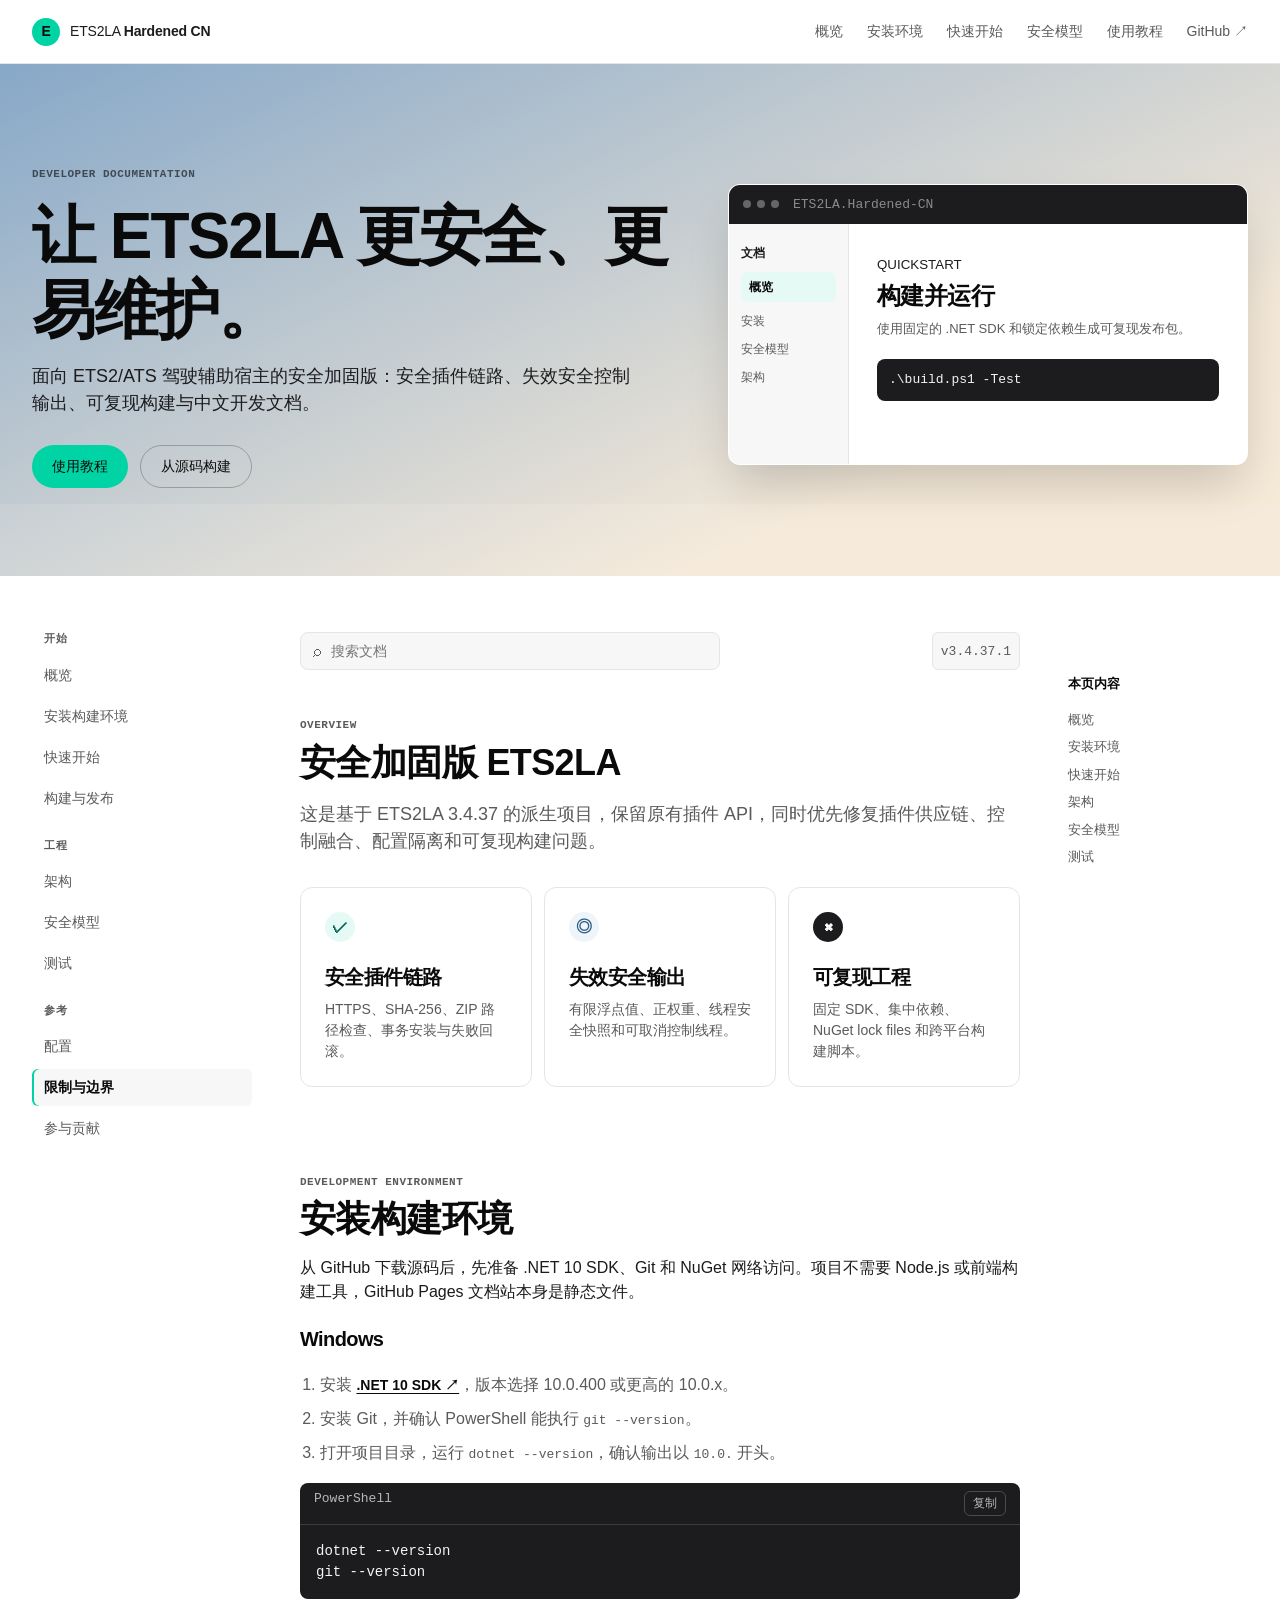
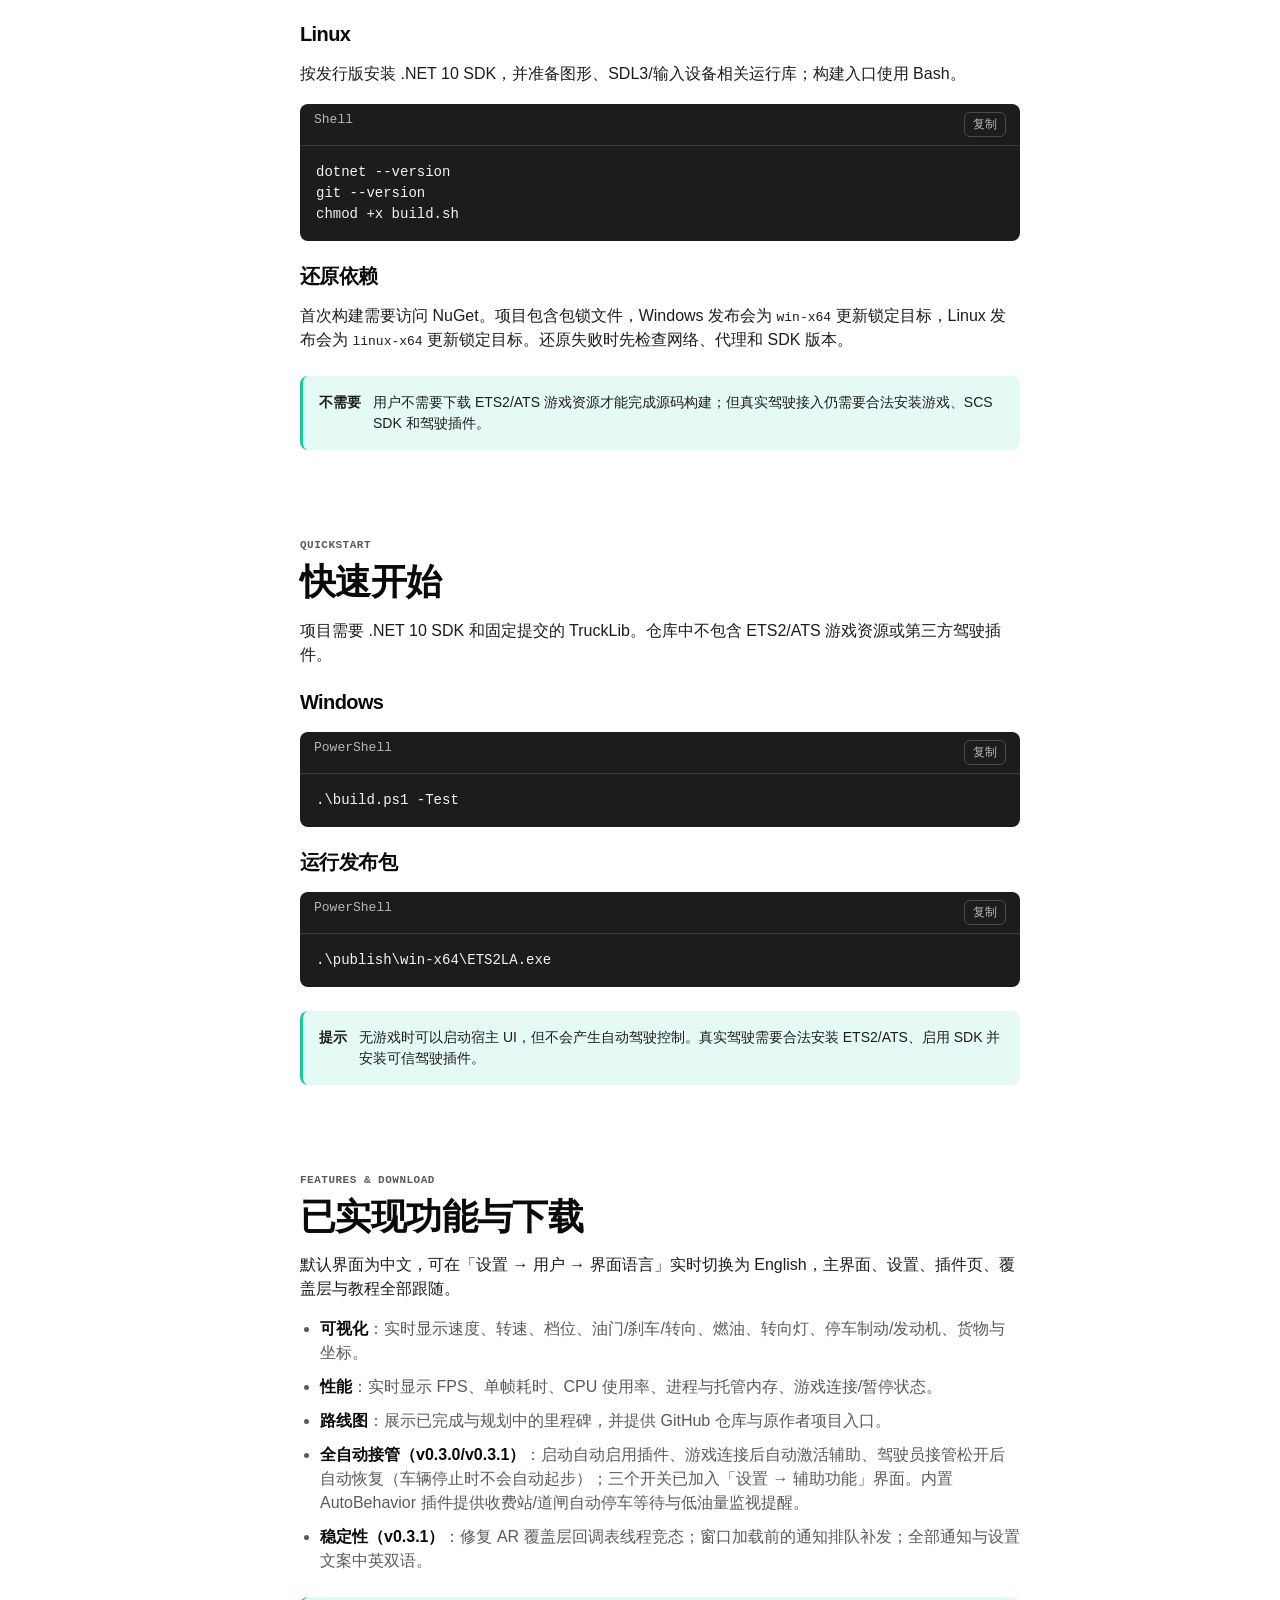
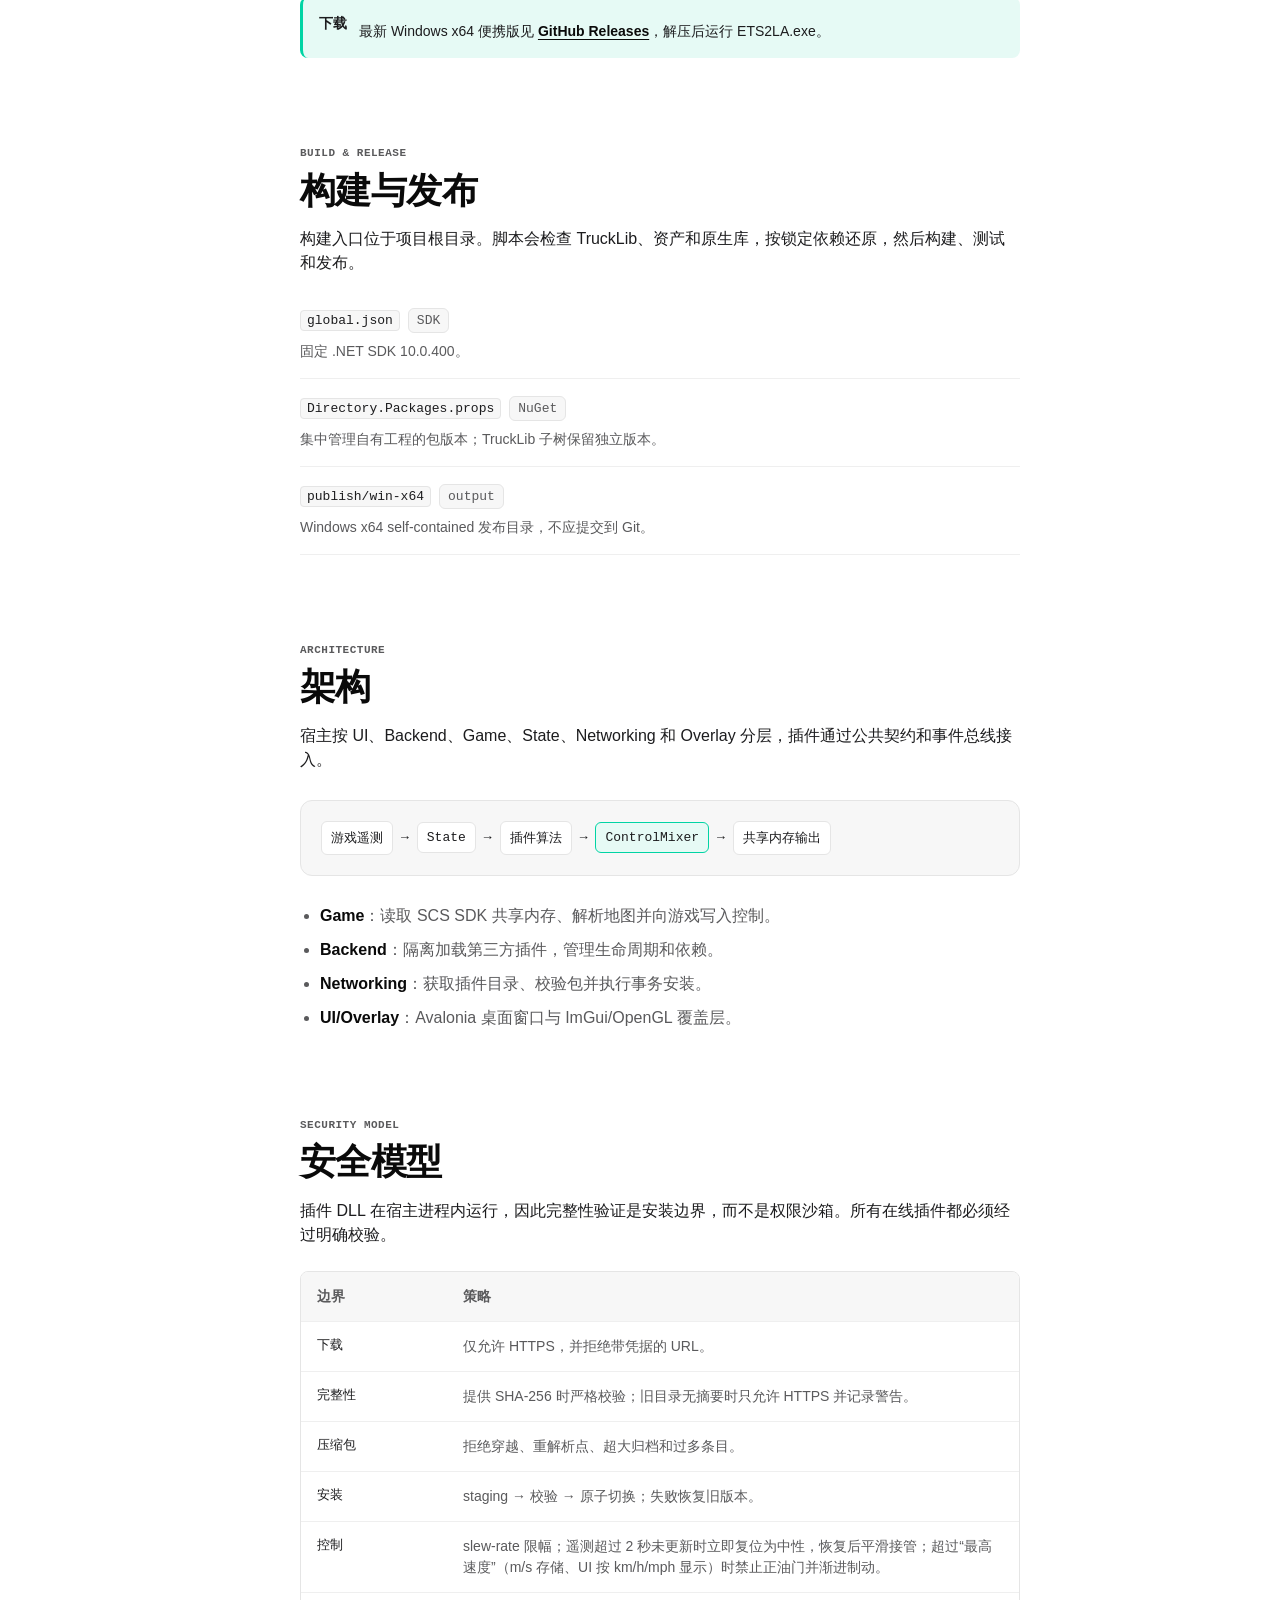
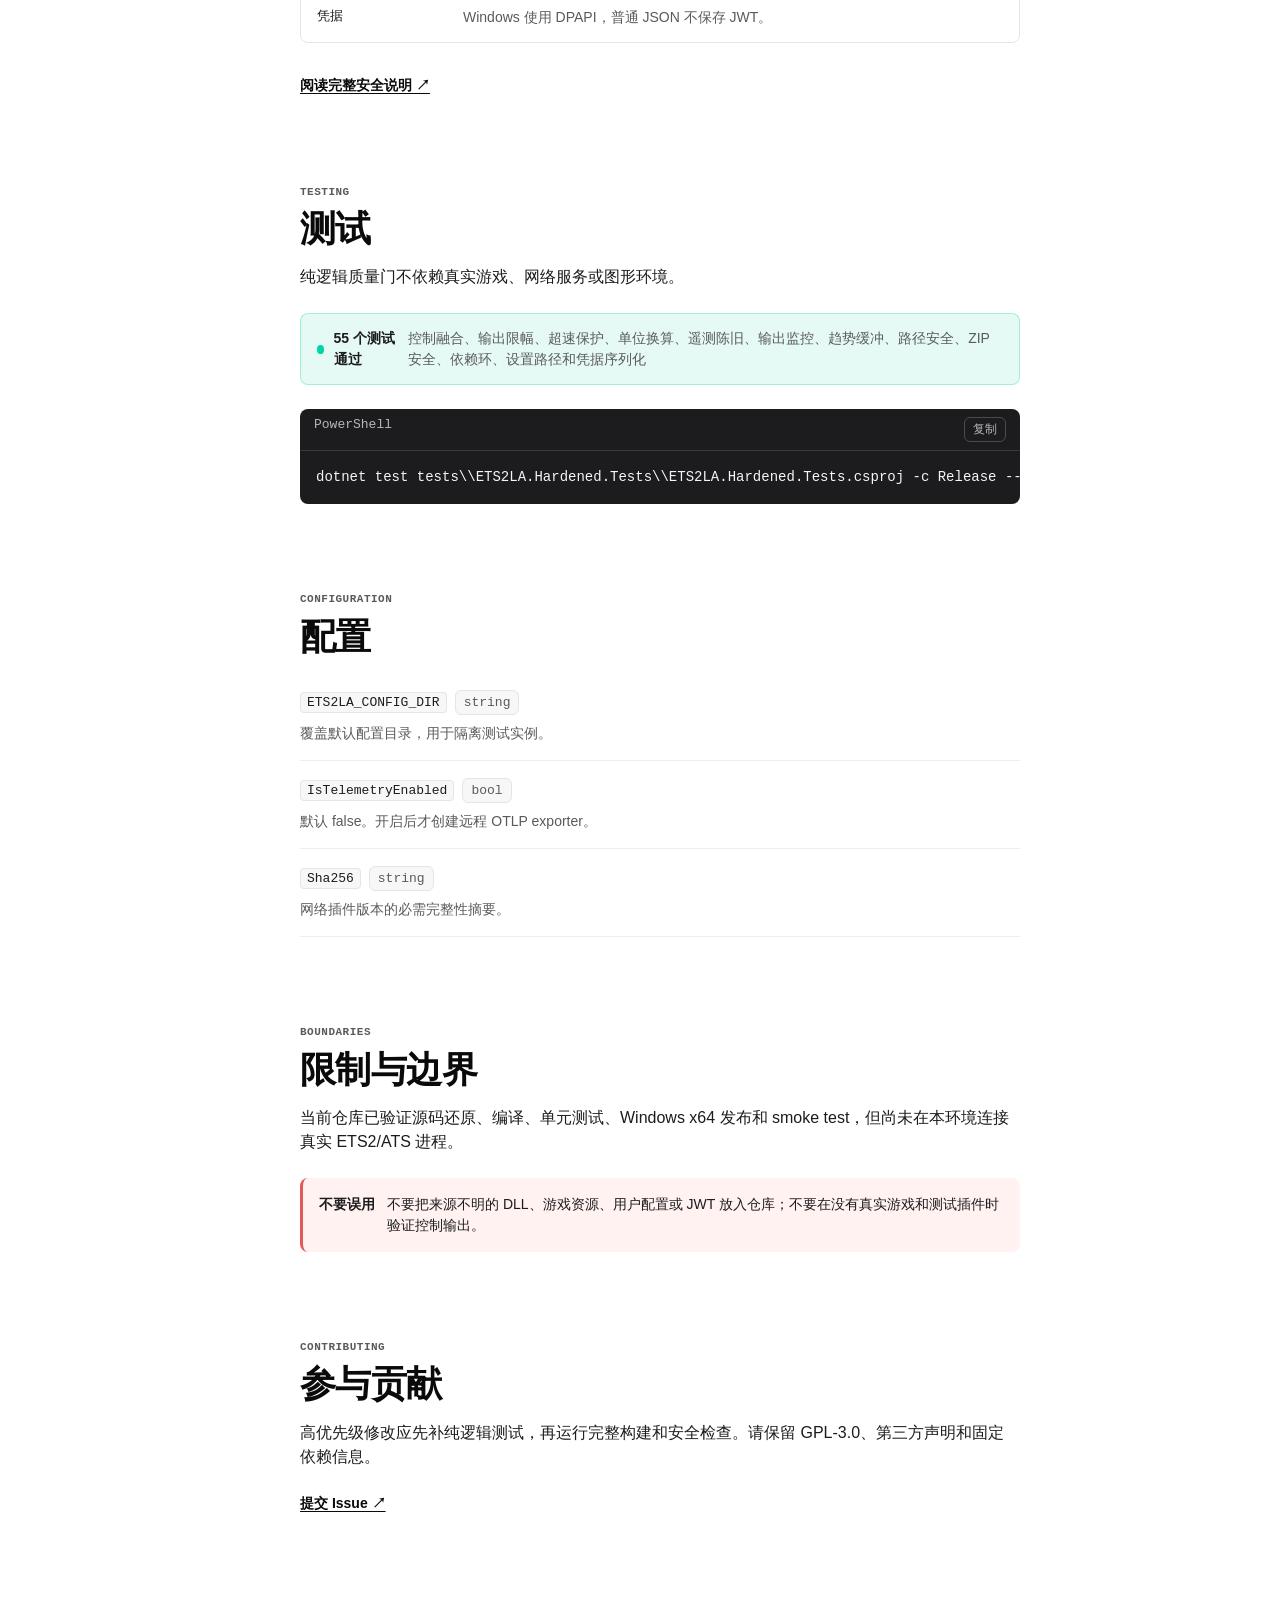
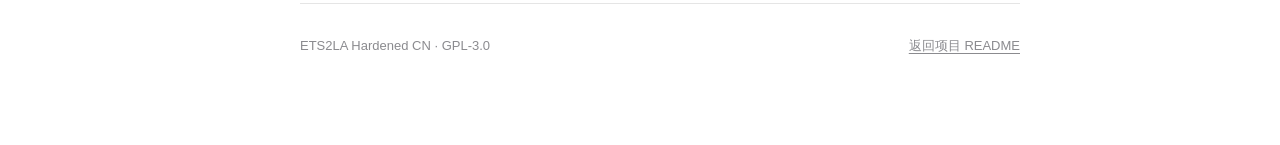
<file: site/index.html>
<!doctype html>
<html lang="zh-CN">
<head>
  <meta charset="utf-8">
  <meta name="viewport" content="width=device-width, initial-scale=1">
  <meta name="description" content="ETS2LA Hardened CN 安全加固版开发者文档">
  <title>ETS2LA Hardened CN 文档</title>
  <link rel="stylesheet" href="styles.css">
</head>
<body>
  <header class="topbar">
    <a class="brand" href="#overview" aria-label="ETS2LA Hardened CN 文档首页">
      <span class="brand-mark">E</span>
      <span>ETS2LA <b>Hardened CN</b></span>
    </a>
    <nav class="topnav" aria-label="主导航">
      <a href="#overview">概览</a>
      <a href="#environment">安装环境</a>
      <a href="#quickstart">快速开始</a>
      <a href="#security">安全模型</a>
      <a href="tutorial.html">使用教程</a>
      <a href="https://github.com/motao123/ETS2LA-Hardened-CN" target="_blank" rel="noreferrer">GitHub ↗</a>
    </nav>
    <button class="icon-button" id="menuButton" type="button" aria-label="打开文档导航" aria-expanded="false">☰</button>
  </header>

  <div class="hero-band">
    <div class="hero-content">
      <span class="eyebrow">DEVELOPER DOCUMENTATION</span>
      <h1>让 ETS2LA 更安全、更易维护。</h1>
      <p>面向 ETS2/ATS 驾驶辅助宿主的安全加固版：安全插件链路、失效安全控制输出、可复现构建与中文开发文档。</p>
      <div class="hero-actions">
        <a class="button button-accent" href="tutorial.html">使用教程</a>
        <a class="button button-secondary" href="#quickstart">从源码构建</a>
      </div>
    </div>
    <div class="hero-preview" aria-label="文档站预览">
      <div class="preview-bar"><span></span><span></span><span></span><code>ETS2LA.Hardened-CN</code></div>
      <div class="preview-body">
        <aside><b>文档</b><i>概览</i><i>安装</i><i>安全模型</i><i>架构</i></aside>
        <section><small>QUICKSTART</small><h2>构建并运行</h2><p>使用固定的 .NET SDK 和锁定依赖生成可复现发布包。</p><pre><code>.\build.ps1 -Test</code></pre></section>
      </div>
    </div>
  </div>

  <div class="layout-shell">
    <aside class="sidebar" id="sidebar">
      <div class="sidebar-label">开始</div>
      <a class="sidebar-link active" href="#overview">概览</a>
      <a class="sidebar-link" href="#environment">安装构建环境</a>
      <a class="sidebar-link" href="#quickstart">快速开始</a>
      <a class="sidebar-link" href="#build">构建与发布</a>
      <div class="sidebar-label">工程</div>
      <a class="sidebar-link" href="#architecture">架构</a>
      <a class="sidebar-link" href="#security">安全模型</a>
      <a class="sidebar-link" href="#testing">测试</a>
      <div class="sidebar-label">参考</div>
      <a class="sidebar-link" href="#configuration">配置</a>
      <a class="sidebar-link" href="#limitations">限制与边界</a>
      <a class="sidebar-link" href="#contributing">参与贡献</a>
    </aside>

    <main class="content" id="content">
      <div class="search-row">
        <label class="search-box"><span>⌕</span><input id="searchInput" type="search" placeholder="搜索文档" aria-label="搜索文档"></label>
        <span class="version-chip">v3.4.37.1</span>
      </div>

      <article data-section="overview" id="overview">
        <div class="section-kicker">OVERVIEW</div>
        <h2>安全加固版 ETS2LA</h2>
        <p class="lead">这是基于 ETS2LA 3.4.37 的派生项目，保留原有插件 API，同时优先修复插件供应链、控制融合、配置隔离和可复现构建问题。</p>
        <div class="card-grid">
          <div class="doc-card"><span class="card-icon green">✓</span><h3>安全插件链路</h3><p>HTTPS、SHA-256、ZIP 路径检查、事务安装与失败回滚。</p></div>
          <div class="doc-card"><span class="card-icon blue">◎</span><h3>失效安全输出</h3><p>有限浮点值、正权重、线程安全快照和可取消控制线程。</p></div>
          <div class="doc-card"><span class="card-icon dark">⌘</span><h3>可复现工程</h3><p>固定 SDK、集中依赖、NuGet lock files 和跨平台构建脚本。</p></div>
        </div>
      </article>

      <article data-section="environment" id="environment">
        <div class="section-kicker">DEVELOPMENT ENVIRONMENT</div>
        <h2>安装构建环境</h2>
        <p>从 GitHub 下载源码后，先准备 .NET 10 SDK、Git 和 NuGet 网络访问。项目不需要 Node.js 或前端构建工具，GitHub Pages 文档站本身是静态文件。</p>
        <h3>Windows</h3>
        <ol class="clean-list">
          <li>安装 <a class="text-link" href="https://dotnet.microsoft.com/download/dotnet/10.0" target="_blank" rel="noreferrer">.NET 10 SDK ↗</a>，版本选择 10.0.400 或更高的 10.0.x。</li>
          <li>安装 Git，并确认 PowerShell 能执行 <code>git --version</code>。</li>
          <li>打开项目目录，运行 <code>dotnet --version</code>，确认输出以 <code>10.0.</code> 开头。</li>
        </ol>
        <div class="code-block"><div class="code-head"><span>PowerShell</span><button class="copy-button" type="button" data-copy="dotnet --version">复制</button></div><pre><code>dotnet --version
git --version</code></pre></div>
        <h3>Linux</h3>
        <p>按发行版安装 .NET 10 SDK，并准备图形、SDL3/输入设备相关运行库；构建入口使用 Bash。</p>
        <div class="code-block"><div class="code-head"><span>Shell</span><button class="copy-button" type="button" data-copy="dotnet --version && git --version">复制</button></div><pre><code>dotnet --version
git --version
chmod +x build.sh</code></pre></div>
        <h3>还原依赖</h3>
        <p>首次构建需要访问 NuGet。项目包含包锁文件，Windows 发布会为 <code>win-x64</code> 更新锁定目标，Linux 发布会为 <code>linux-x64</code> 更新锁定目标。还原失败时先检查网络、代理和 SDK 版本。</p>
        <div class="callout"><strong>不需要</strong><span>用户不需要下载 ETS2/ATS 游戏资源才能完成源码构建；但真实驾驶接入仍需要合法安装游戏、SCS SDK 和驾驶插件。</span></div>
      </article>

      <article data-section="quickstart" id="quickstart">
        <div class="section-kicker">QUICKSTART</div>
        <h2>快速开始</h2>
        <p>项目需要 .NET 10 SDK 和固定提交的 TruckLib。仓库中不包含 ETS2/ATS 游戏资源或第三方驾驶插件。</p>
        <h3>Windows</h3>
        <div class="code-block"><div class="code-head"><span>PowerShell</span><button class="copy-button" type="button" data-copy=".\\build.ps1 -Test">复制</button></div><pre><code>.\build.ps1 -Test</code></pre></div>
        <h3>运行发布包</h3>
        <div class="code-block"><div class="code-head"><span>PowerShell</span><button class="copy-button" type="button" data-copy=".\\publish\\win-x64\\ETS2LA.exe">复制</button></div><pre><code>.\publish\win-x64\ETS2LA.exe</code></pre></div>
        <div class="callout"><strong>提示</strong><span>无游戏时可以启动宿主 UI，但不会产生自动驾驶控制。真实驾驶需要合法安装 ETS2/ATS、启用 SDK 并安装可信驾驶插件。</span></div>
      </article>

      <article data-section="features" id="features">
        <div class="section-kicker">FEATURES &amp; DOWNLOAD</div>
        <h2>已实现功能与下载</h2>
        <p>默认界面为中文，可在「设置 → 用户 → 界面语言」实时切换为 English，主界面、设置、插件页、覆盖层与教程全部跟随。</p>
        <ul class="clean-list">
          <li><strong>可视化</strong>：实时显示速度、转速、档位、油门/刹车/转向、燃油、转向灯、停车制动/发动机、货物与坐标。</li>
          <li><strong>性能</strong>：实时显示 FPS、单帧耗时、CPU 使用率、进程与托管内存、游戏连接/暂停状态。</li>
          <li><strong>路线图</strong>：展示已完成与规划中的里程碑，并提供 GitHub 仓库与原作者项目入口。</li>
          <li><strong>全自动接管（v0.3.0/v0.3.1）</strong>：启动自动启用插件、游戏连接后自动激活辅助、驾驶员接管松开后自动恢复（车辆停止时不会自动起步）；三个开关已加入「设置 → 辅助功能」界面。内置 AutoBehavior 插件提供收费站/道闸自动停车等待与低油量监视提醒。</li>
          <li><strong>稳定性（v0.3.1）</strong>：修复 AR 覆盖层回调表线程竞态；窗口加载前的通知排队补发；全部通知与设置文案中英双语。</li>
        </ul>
        <div class="callout"><strong>下载</strong><span>最新 Windows x64 便携版见 <a class="text-link" href="https://github.com/motao123/ETS2LA-Hardened-CN/releases" target="_blank" rel="noreferrer">GitHub Releases</a>，解压后运行 ETS2LA.exe。</span></div>
      </article>

      <article data-section="build" id="build">
        <div class="section-kicker">BUILD &amp; RELEASE</div>
        <h2>构建与发布</h2>
        <p>构建入口位于项目根目录。脚本会检查 TruckLib、资产和原生库，按锁定依赖还原，然后构建、测试和发布。</p>
        <div class="property-row"><code>global.json</code><span class="type-badge">SDK</span><p>固定 .NET SDK 10.0.400。</p></div>
        <div class="property-row"><code>Directory.Packages.props</code><span class="type-badge">NuGet</span><p>集中管理自有工程的包版本；TruckLib 子树保留独立版本。</p></div>
        <div class="property-row"><code>publish/win-x64</code><span class="type-badge">output</span><p>Windows x64 self-contained 发布目录，不应提交到 Git。</p></div>
      </article>

      <article data-section="architecture" id="architecture">
        <div class="section-kicker">ARCHITECTURE</div>
        <h2>架构</h2>
        <p>宿主按 UI、Backend、Game、State、Networking 和 Overlay 分层，插件通过公共契约和事件总线接入。</p>
        <div class="architecture-flow"><span>游戏遥测</span><b>→</b><span>State</span><b>→</b><span>插件算法</span><b>→</b><span>ControlMixer</span><b>→</b><span>共享内存输出</span></div>
        <ul class="clean-list"><li><strong>Game</strong>：读取 SCS SDK 共享内存、解析地图并向游戏写入控制。</li><li><strong>Backend</strong>：隔离加载第三方插件，管理生命周期和依赖。</li><li><strong>Networking</strong>：获取插件目录、校验包并执行事务安装。</li><li><strong>UI/Overlay</strong>：Avalonia 桌面窗口与 ImGui/OpenGL 覆盖层。</li></ul>
      </article>

      <article data-section="security" id="security">
        <div class="section-kicker">SECURITY MODEL</div>
        <h2>安全模型</h2>
        <p>插件 DLL 在宿主进程内运行，因此完整性验证是安装边界，而不是权限沙箱。所有在线插件都必须经过明确校验。</p>
        <div class="security-table"><div><b>边界</b><b>策略</b></div><div><code>下载</code><span>仅允许 HTTPS，并拒绝带凭据的 URL。</span></div><div><code>完整性</code><span>提供 SHA-256 时严格校验；旧目录无摘要时只允许 HTTPS 并记录警告。</span></div><div><code>压缩包</code><span>拒绝穿越、重解析点、超大归档和过多条目。</span></div><div><code>安装</code><span>staging → 校验 → 原子切换；失败恢复旧版本。</span></div><div><code>控制</code><span>slew-rate 限幅；遥测超过 2 秒未更新时立即复位为中性，恢复后平滑接管；超过“最高速度”（m/s 存储、UI 按 km/h/mph 显示）时禁止正油门并渐进制动。</span></div><div><code>凭据</code><span>Windows 使用 DPAPI，普通 JSON 不保存 JWT。</span></div></div>
        <a class="text-link" href="https://github.com/motao123/ETS2LA-Hardened-CN/blob/main/SECURITY.md" target="_blank" rel="noreferrer">阅读完整安全说明 ↗</a>
      </article>

      <article data-section="testing" id="testing">
        <div class="section-kicker">TESTING</div>
        <h2>测试</h2>
        <p>纯逻辑质量门不依赖真实游戏、网络服务或图形环境。</p>
        <div class="status-line"><span class="status-dot"></span><strong>55 个测试通过</strong><span>控制融合、输出限幅、超速保护、单位换算、遥测陈旧、输出监控、趋势缓冲、路径安全、ZIP 安全、依赖环、设置路径和凭据序列化</span></div>
        <div class="code-block"><div class="code-head"><span>PowerShell</span><button class="copy-button" type="button" data-copy="dotnet test tests\\ETS2LA.Hardened.Tests\\ETS2LA.Hardened.Tests.csproj -c Release --no-restore">复制</button></div><pre><code>dotnet test tests\\ETS2LA.Hardened.Tests\\ETS2LA.Hardened.Tests.csproj -c Release --no-restore</code></pre></div>
      </article>

      <article data-section="configuration" id="configuration">
        <div class="section-kicker">CONFIGURATION</div>
        <h2>配置</h2>
        <div class="property-row"><code>ETS2LA_CONFIG_DIR</code><span class="type-badge">string</span><p>覆盖默认配置目录，用于隔离测试实例。</p></div>
        <div class="property-row"><code>IsTelemetryEnabled</code><span class="type-badge">bool</span><p>默认 false。开启后才创建远程 OTLP exporter。</p></div>
        <div class="property-row"><code>Sha256</code><span class="type-badge">string</span><p>网络插件版本的必需完整性摘要。</p></div>
      </article>

      <article data-section="limitations" id="limitations">
        <div class="section-kicker">BOUNDARIES</div>
        <h2>限制与边界</h2>
        <p>当前仓库已验证源码还原、编译、单元测试、Windows x64 发布和 smoke test，但尚未在本环境连接真实 ETS2/ATS 进程。</p>
        <div class="callout warning"><strong>不要误用</strong><span>不要把来源不明的 DLL、游戏资源、用户配置或 JWT 放入仓库；不要在没有真实游戏和测试插件时验证控制输出。</span></div>
      </article>

      <article data-section="contributing" id="contributing">
        <div class="section-kicker">CONTRIBUTING</div>
        <h2>参与贡献</h2>
        <p>高优先级修改应先补纯逻辑测试，再运行完整构建和安全检查。请保留 GPL-3.0、第三方声明和固定依赖信息。</p>
        <a class="text-link" href="https://github.com/motao123/ETS2LA-Hardened-CN/issues" target="_blank" rel="noreferrer">提交 Issue ↗</a>
      </article>

      <footer class="footer"><span>ETS2LA Hardened CN · GPL-3.0</span><a href="https://github.com/motao123/ETS2LA-Hardened-CN/blob/main/README.md" target="_blank" rel="noreferrer">返回项目 README</a></footer>
    </main>

    <aside class="toc" aria-label="本页内容">
      <div class="toc-title">本页内容</div>
      <a href="#overview">概览</a><a href="#environment">安装环境</a><a href="#quickstart">快速开始</a><a href="#architecture">架构</a><a href="#security">安全模型</a><a href="#testing">测试</a>
    </aside>
  </div>
  <script src="app.js"></script>
</body>
</html>
</file>
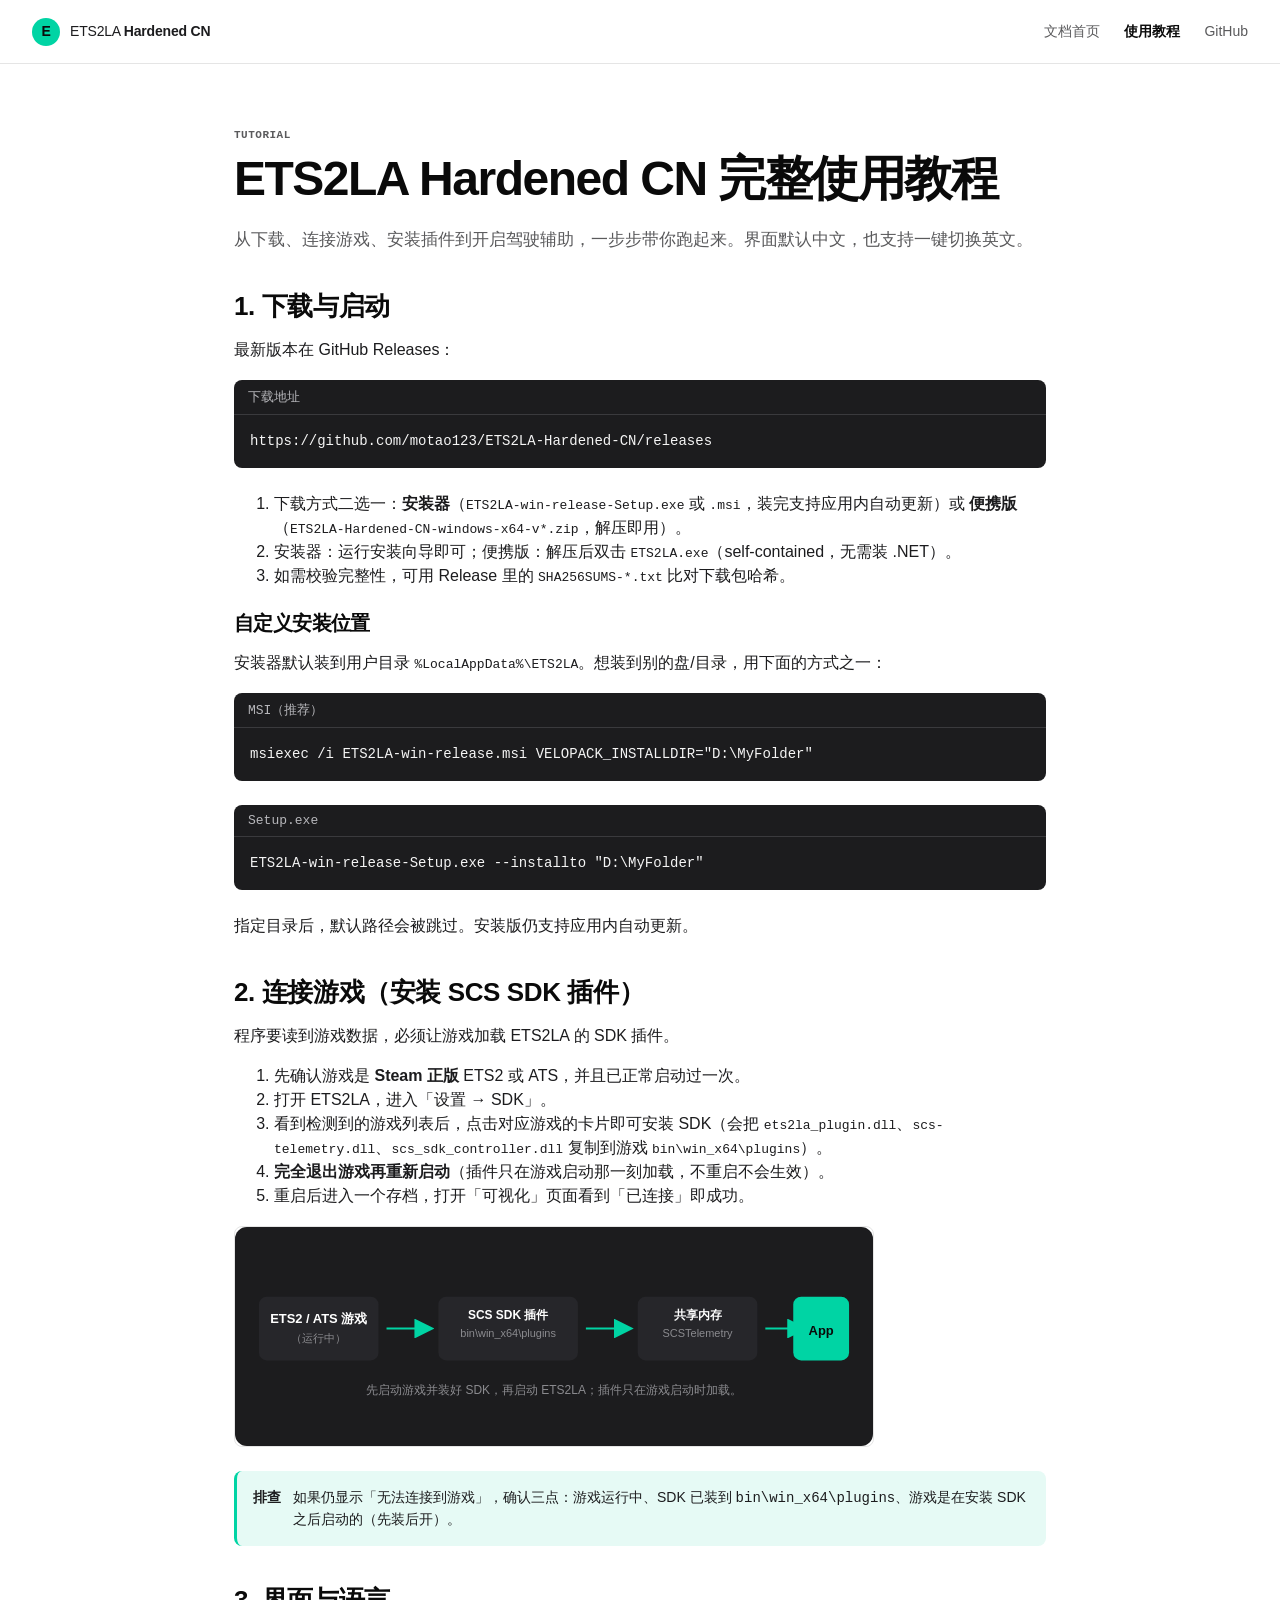
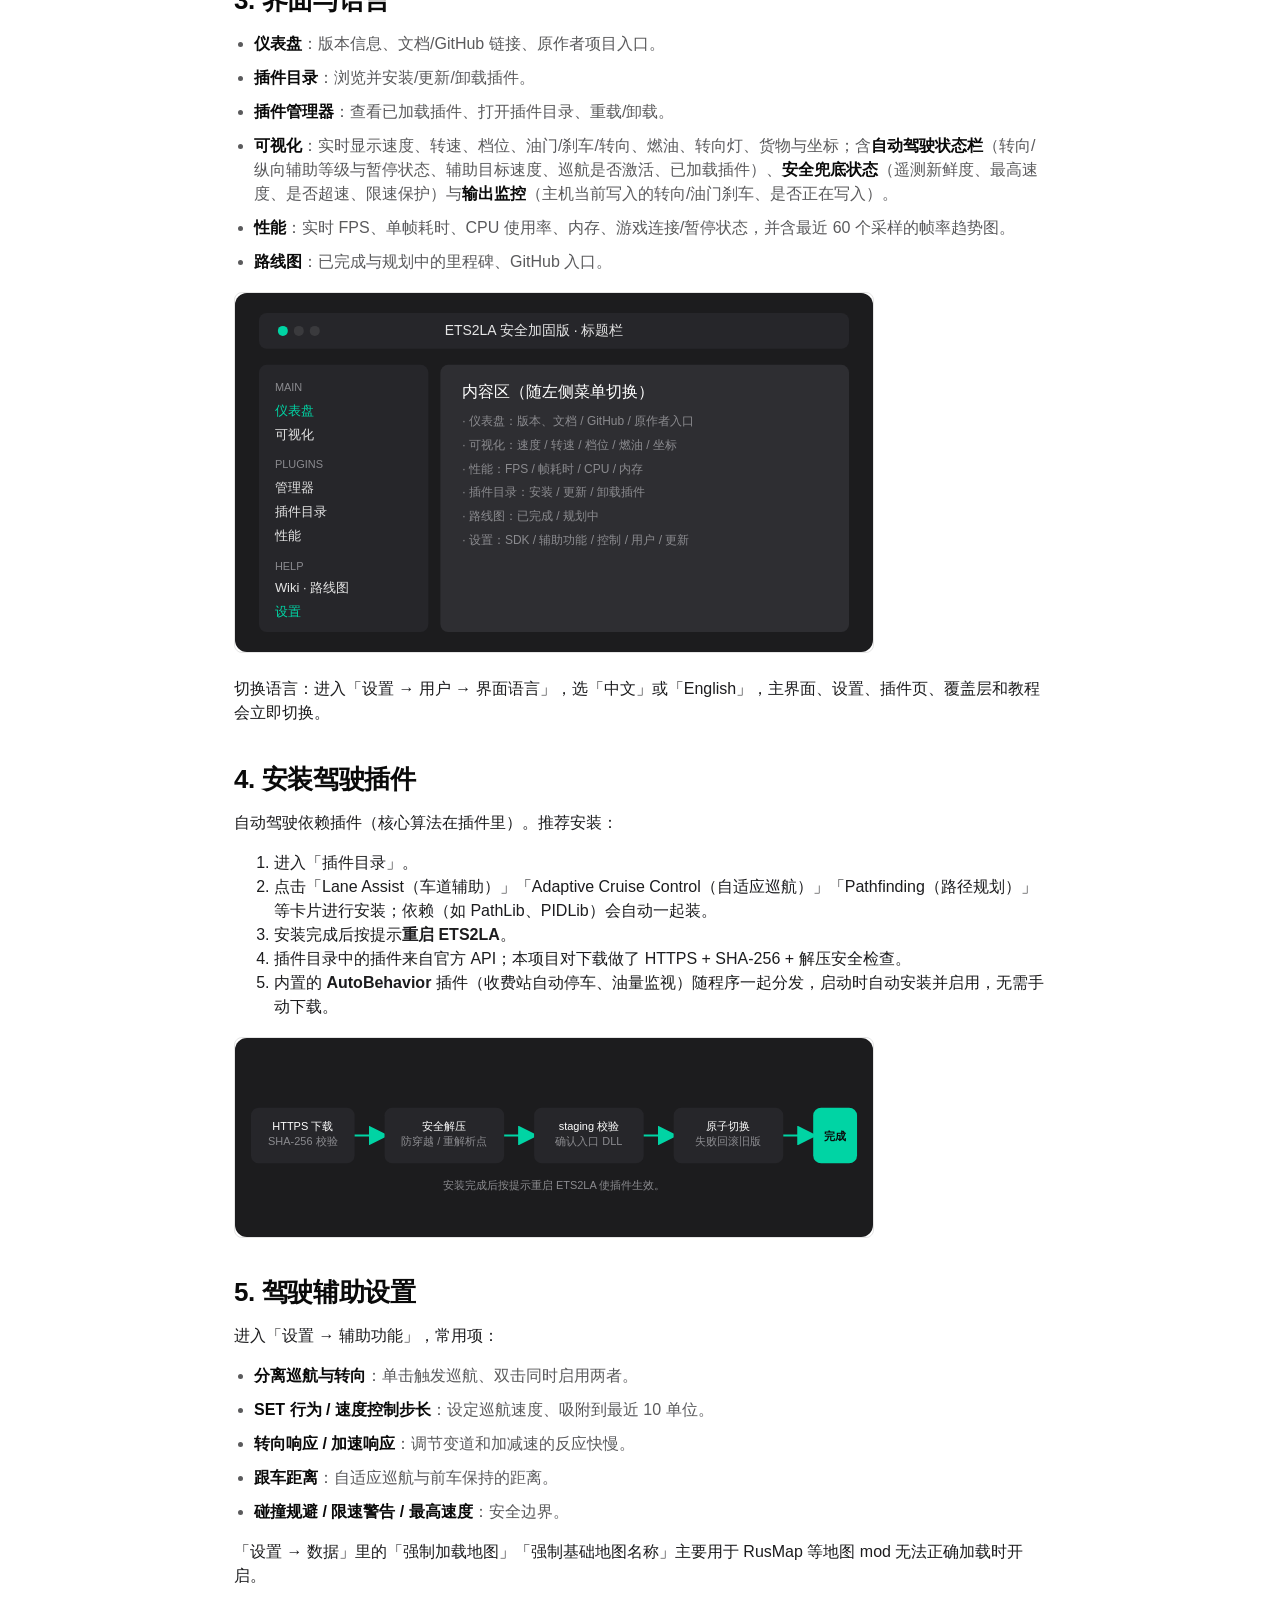
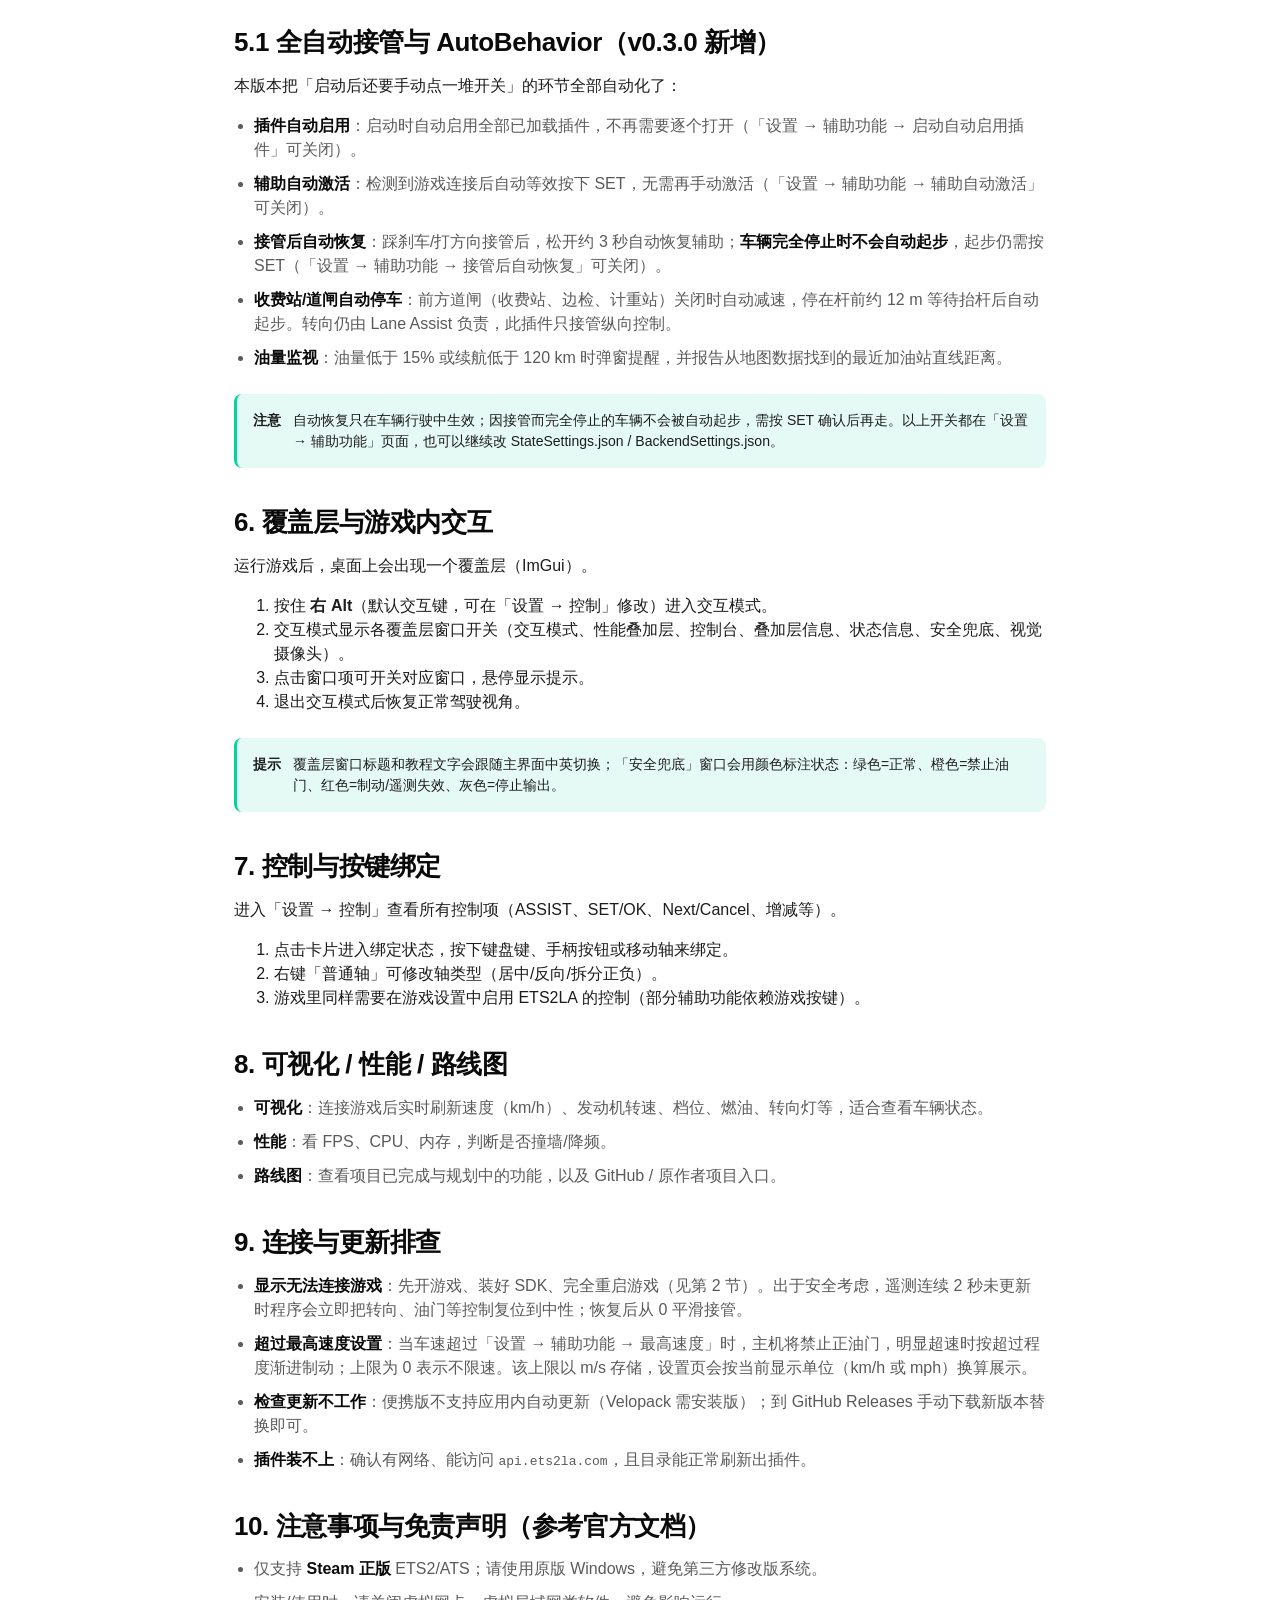
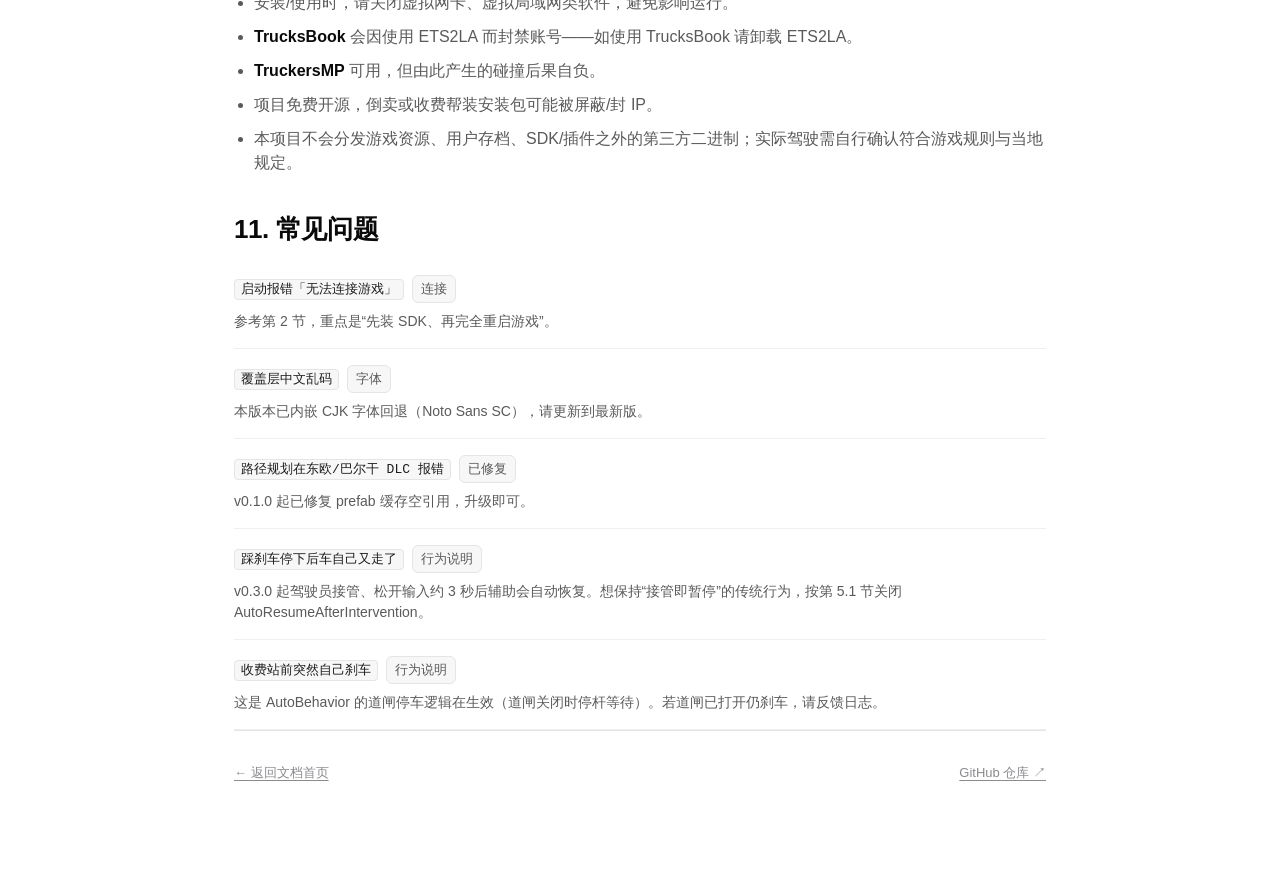
<file: site/tutorial.html>
<!doctype html>
<html lang="zh-CN">
<head>
  <meta charset="utf-8">
  <meta name="viewport" content="width=device-width, initial-scale=1">
  <meta name="description" content="ETS2LA Hardened CN 完整使用教程">
  <title>使用教程 · ETS2LA Hardened CN</title>
  <link rel="stylesheet" href="styles.css">
</head>
<body>
  <header class="topbar">
    <a class="brand" href="index.html" aria-label="ETS2LA Hardened CN 文档首页">
      <span class="brand-mark">E</span>
      <span>ETS2LA <b>Hardened CN</b></span>
    </a>
    <nav class="topnav" aria-label="主导航">
      <a href="index.html">文档首页</a>
      <a href="#tutorial" class="active">使用教程</a>
      <a href="https://github.com/motao123/ETS2LA-Hardened-CN" target="_blank" rel="noreferrer">GitHub</a>
    </nav>
  </header>

  <main class="page-main">
    <article id="tutorial">
      <div class="section-kicker">TUTORIAL</div>
      <h1>ETS2LA Hardened CN 完整使用教程</h1>
      <p class="lead">从下载、连接游戏、安装插件到开启驾驶辅助，一步步带你跑起来。界面默认中文，也支持一键切换英文。</p>

      <section id="t1">
        <h2>1. 下载与启动</h2>
        <p>最新版本在 GitHub Releases：</p>
        <div class="code-block"><div class="code-head"><span>下载地址</span></div><pre><code>https://github.com/motao123/ETS2LA-Hardened-CN/releases</code></pre></div>
        <ol>
          <li>下载方式二选一：<strong>安装器</strong>（<code>ETS2LA-win-release-Setup.exe</code> 或 <code>.msi</code>，装完支持应用内自动更新）或 <strong>便携版</strong>（<code>ETS2LA-Hardened-CN-windows-x64-v*.zip</code>，解压即用）。</li>
          <li>安装器：运行安装向导即可；便携版：解压后双击 <code>ETS2LA.exe</code>（self-contained，无需装 .NET）。</li>
          <li>如需校验完整性，可用 Release 里的 <code>SHA256SUMS-*.txt</code> 比对下载包哈希。</li>
        </ol>
        <h3>自定义安装位置</h3>
        <p>安装器默认装到用户目录 <code>%LocalAppData%\ETS2LA</code>。想装到别的盘/目录，用下面的方式之一：</p>
        <div class="code-block"><div class="code-head"><span>MSI（推荐）</span></div><pre><code>msiexec /i ETS2LA-win-release.msi VELOPACK_INSTALLDIR="D:\MyFolder"</code></pre></div>
        <div class="code-block"><div class="code-head"><span>Setup.exe</span></div><pre><code>ETS2LA-win-release-Setup.exe --installto "D:\MyFolder"</code></pre></div>
        <p>指定目录后，默认路径会被跳过。安装版仍支持应用内自动更新。</p>
      </section>

      <section id="t2">
        <h2>2. 连接游戏（安装 SCS SDK 插件）</h2>
        <p>程序要读到游戏数据，必须让游戏加载 ETS2LA 的 SDK 插件。</p>
        <ol>
          <li>先确认游戏是 <strong>Steam 正版</strong> ETS2 或 ATS，并且已正常启动过一次。</li>
          <li>打开 ETS2LA，进入「设置 → SDK」。</li>
          <li>看到检测到的游戏列表后，点击对应游戏的卡片即可安装 SDK（会把 <code>ets2la_plugin.dll</code>、<code>scs-telemetry.dll</code>、<code>scs_sdk_controller.dll</code> 复制到游戏 <code>bin\win_x64\plugins</code>）。</li>
          <li><strong>完全退出游戏再重新启动</strong>（插件只在游戏启动那一刻加载，不重启不会生效）。</li>
          <li>重启后进入一个存档，打开「可视化」页面看到「已连接」即成功。</li>
        </ol>
        <img class="diagram" src="images/connect-flow.svg" alt="连接游戏流程：游戏 → SCS SDK 插件 → 共享内存 → ETS2LA">
        <div class="callout"><strong>排查</strong><span>如果仍显示「无法连接到游戏」，确认三点：游戏运行中、SDK 已装到 <code>bin\win_x64\plugins</code>、游戏是在安装 SDK 之后启动的（先装后开）。</span></div>
      </section>

      <section id="t3">
        <h2>3. 界面与语言</h2>
        <ul class="clean-list">
          <li><strong>仪表盘</strong>：版本信息、文档/GitHub 链接、原作者项目入口。</li>
          <li><strong>插件目录</strong>：浏览并安装/更新/卸载插件。</li>
          <li><strong>插件管理器</strong>：查看已加载插件、打开插件目录、重载/卸载。</li>
          <li><strong>可视化</strong>：实时显示速度、转速、档位、油门/刹车/转向、燃油、转向灯、货物与坐标；含<strong>自动驾驶状态栏</strong>（转向/纵向辅助等级与暂停状态、辅助目标速度、巡航是否激活、已加载插件）、<strong>安全兜底状态</strong>（遥测新鲜度、最高速度、是否超速、限速保护）与<strong>输出监控</strong>（主机当前写入的转向/油门刹车、是否正在写入）。</li>
          <li><strong>性能</strong>：实时 FPS、单帧耗时、CPU 使用率、内存、游戏连接/暂停状态，并含最近 60 个采样的帧率趋势图。</li>
          <li><strong>路线图</strong>：已完成与规划中的里程碑、GitHub 入口。</li>
        </ul>
        <img class="diagram" src="images/ui-layout.svg" alt="主界面布局：左侧导航 + 内容区">
        <p>切换语言：进入「设置 → 用户 → 界面语言」，选「中文」或「English」，主界面、设置、插件页、覆盖层和教程会立即切换。</p>
      </section>

      <section id="t4">
        <h2>4. 安装驾驶插件</h2>
        <p>自动驾驶依赖插件（核心算法在插件里）。推荐安装：</p>
        <ol>
          <li>进入「插件目录」。</li>
          <li>点击「Lane Assist（车道辅助）」「Adaptive Cruise Control（自适应巡航）」「Pathfinding（路径规划）」等卡片进行安装；依赖（如 PathLib、PIDLib）会自动一起装。</li>
          <li>安装完成后按提示<strong>重启 ETS2LA</strong>。</li>
          <li>插件目录中的插件来自官方 API；本项目对下载做了 HTTPS + SHA-256 + 解压安全检查。</li>
          <li>内置的 <strong>AutoBehavior</strong> 插件（收费站自动停车、油量监视）随程序一起分发，启动时自动安装并启用，无需手动下载。</li>
        </ol>
        <img class="diagram" src="images/plugin-flow.svg" alt="插件安装流程：下载 → 校验 → 解压 → staging → 原子切换">
      </section>

      <section id="t5">
        <h2>5. 驾驶辅助设置</h2>
        <p>进入「设置 → 辅助功能」，常用项：</p>
        <ul class="clean-list">
          <li><strong>分离巡航与转向</strong>：单击触发巡航、双击同时启用两者。</li>
          <li><strong>SET 行为 / 速度控制步长</strong>：设定巡航速度、吸附到最近 10 单位。</li>
          <li><strong>转向响应 / 加速响应</strong>：调节变道和加减速的反应快慢。</li>
          <li><strong>跟车距离</strong>：自适应巡航与前车保持的距离。</li>
          <li><strong>碰撞规避 / 限速警告 / 最高速度</strong>：安全边界。</li>
        </ul>
        <p>「设置 → 数据」里的「强制加载地图」「强制基础地图名称」主要用于 RusMap 等地图 mod 无法正确加载时开启。</p>
      </section>

      <section id="t5b">
        <h2>5.1 全自动接管与 AutoBehavior（v0.3.0 新增）</h2>
        <p>本版本把「启动后还要手动点一堆开关」的环节全部自动化了：</p>
        <ul class="clean-list">
          <li><strong>插件自动启用</strong>：启动时自动启用全部已加载插件，不再需要逐个打开（「设置 → 辅助功能 → 启动自动启用插件」可关闭）。</li>
          <li><strong>辅助自动激活</strong>：检测到游戏连接后自动等效按下 SET，无需再手动激活（「设置 → 辅助功能 → 辅助自动激活」可关闭）。</li>
          <li><strong>接管后自动恢复</strong>：踩刹车/打方向接管后，松开约 3 秒自动恢复辅助；<strong>车辆完全停止时不会自动起步</strong>，起步仍需按 SET（「设置 → 辅助功能 → 接管后自动恢复」可关闭）。</li>
          <li><strong>收费站/道闸自动停车</strong>：前方道闸（收费站、边检、计重站）关闭时自动减速，停在杆前约 12 m 等待抬杆后自动起步。转向仍由 Lane Assist 负责，此插件只接管纵向控制。</li>
          <li><strong>油量监视</strong>：油量低于 15% 或续航低于 120 km 时弹窗提醒，并报告从地图数据找到的最近加油站直线距离。</li>
        </ul>
        <div class="callout"><strong>注意</strong><span>自动恢复只在车辆行驶中生效；因接管而完全停止的车辆不会被自动起步，需按 SET 确认后再走。以上开关都在「设置 → 辅助功能」页面，也可以继续改 StateSettings.json / BackendSettings.json。</span></div>
      </section>

      <section id="t6">
        <h2>6. 覆盖层与游戏内交互</h2>
        <p>运行游戏后，桌面上会出现一个覆盖层（ImGui）。</p>
        <ol>
          <li>按住 <strong>右 Alt</strong>（默认交互键，可在「设置 → 控制」修改）进入交互模式。</li>
          <li>交互模式显示各覆盖层窗口开关（交互模式、性能叠加层、控制台、叠加层信息、状态信息、安全兜底、视觉摄像头）。</li>
          <li>点击窗口项可开关对应窗口，悬停显示提示。</li>
          <li>退出交互模式后恢复正常驾驶视角。</li>
        </ol>
        <div class="callout"><strong>提示</strong><span>覆盖层窗口标题和教程文字会跟随主界面中英切换；「安全兜底」窗口会用颜色标注状态：绿色=正常、橙色=禁止油门、红色=制动/遥测失效、灰色=停止输出。</span></div>
      </section>

      <section id="t7">
        <h2>7. 控制与按键绑定</h2>
        <p>进入「设置 → 控制」查看所有控制项（ASSIST、SET/OK、Next/Cancel、增减等）。</p>
        <ol>
          <li>点击卡片进入绑定状态，按下键盘键、手柄按钮或移动轴来绑定。</li>
          <li>右键「普通轴」可修改轴类型（居中/反向/拆分正负）。</li>
          <li>游戏里同样需要在游戏设置中启用 ETS2LA 的控制（部分辅助功能依赖游戏按键）。</li>
        </ol>
      </section>

      <section id="t8">
        <h2>8. 可视化 / 性能 / 路线图</h2>
        <ul class="clean-list">
          <li><strong>可视化</strong>：连接游戏后实时刷新速度（km/h）、发动机转速、档位、燃油、转向灯等，适合查看车辆状态。</li>
          <li><strong>性能</strong>：看 FPS、CPU、内存，判断是否撞墙/降频。</li>
          <li><strong>路线图</strong>：查看项目已完成与规划中的功能，以及 GitHub / 原作者项目入口。</li>
        </ul>
      </section>

      <section id="t9">
        <h2>9. 连接与更新排查</h2>
        <ul class="clean-list">
          <li><strong>显示无法连接游戏</strong>：先开游戏、装好 SDK、完全重启游戏（见第 2 节）。出于安全考虑，遥测连续 2 秒未更新时程序会立即把转向、油门等控制复位到中性；恢复后从 0 平滑接管。</li>
          <li><strong>超过最高速度设置</strong>：当车速超过「设置 → 辅助功能 → 最高速度」时，主机将禁止正油门，明显超速时按超过程度渐进制动；上限为 0 表示不限速。该上限以 m/s 存储，设置页会按当前显示单位（km/h 或 mph）换算展示。</li>
          <li><strong>检查更新不工作</strong>：便携版不支持应用内自动更新（Velopack 需安装版）；到 GitHub Releases 手动下载新版本替换即可。</li>
          <li><strong>插件装不上</strong>：确认有网络、能访问 <code>api.ets2la.com</code>，且目录能正常刷新出插件。</li>
        </ul>
      </section>

      <section id="t10">
        <h2>10. 注意事项与免责声明（参考官方文档）</h2>
        <ul class="clean-list">
          <li>仅支持 <strong>Steam 正版</strong> ETS2/ATS；请使用原版 Windows，避免第三方修改版系统。</li>
          <li>安装/使用时，请关闭虚拟网卡、虚拟局域网类软件，避免影响运行。</li>
          <li><strong>TrucksBook</strong> 会因使用 ETS2LA 而封禁账号——如使用 TrucksBook 请卸载 ETS2LA。</li>
          <li><strong>TruckersMP</strong> 可用，但由此产生的碰撞后果自负。</li>
          <li>项目免费开源，倒卖或收费帮装安装包可能被屏蔽/封 IP。</li>
          <li>本项目不会分发游戏资源、用户存档、SDK/插件之外的第三方二进制；实际驾驶需自行确认符合游戏规则与当地规定。</li>
        </ul>
      </section>

      <section id="t11">
        <h2>11. 常见问题</h2>
        <div class="property-row"><code>启动报错「无法连接游戏」</code><span class="type-badge">连接</span><p>参考第 2 节，重点是“先装 SDK、再完全重启游戏”。</p></div>
        <div class="property-row"><code>覆盖层中文乱码</code><span class="type-badge">字体</span><p>本版本已内嵌 CJK 字体回退（Noto Sans SC），请更新到最新版。</p></div>
        <div class="property-row"><code>路径规划在东欧/巴尔干 DLC 报错</code><span class="type-badge">已修复</span><p>v0.1.0 起已修复 prefab 缓存空引用，升级即可。</p></div>
        <div class="property-row"><code>踩刹车停下后车自己又走了</code><span class="type-badge">行为说明</span><p>v0.3.0 起驾驶员接管、松开输入约 3 秒后辅助会自动恢复。想保持“接管即暂停”的传统行为，按第 5.1 节关闭 AutoResumeAfterIntervention。</p></div>
        <div class="property-row"><code>收费站前突然自己刹车</code><span class="type-badge">行为说明</span><p>这是 AutoBehavior 的道闸停车逻辑在生效（道闸关闭时停杆等待）。若道闸已打开仍刹车，请反馈日志。</p></div>
      </section>
    </article>

    <footer class="footer">
      <span><a href="index.html">← 返回文档首页</a></span>
      <span><a href="https://github.com/motao123/ETS2LA-Hardened-CN" target="_blank" rel="noreferrer">GitHub 仓库 ↗</a></span>
    </footer>
  </main>
</body>
</html>
</file>
<file: site/styles.css>
:root {
  --ink: #0a0a0a;
  --charcoal: #1c1c1e;
  --steel: #5a5a5c;
  --muted: #8b8b8f;
  --canvas: #ffffff;
  --surface: #f7f7f7;
  --surface-code: #1c1c1e;
  --mint: #00d4a4;
  --mint-soft: #e6faf5;
  --sky: #87a8c8;
  --cream: #f5e9d8;
  --hairline: #e5e5e5;
  --danger: #e45858;
  --radius-sm: 6px;
  --radius-md: 8px;
  --radius-lg: 12px;
  --radius-full: 9999px;
  --shadow-card: 0 4px 12px rgba(0,0,0,.06);
}

* { box-sizing: border-box; }
html { scroll-behavior: smooth; }
body { margin: 0; color: var(--charcoal); background: var(--canvas); font-family: Inter, -apple-system, BlinkMacSystemFont, "Segoe UI", sans-serif; line-height: 1.5; }
a { color: inherit; text-decoration: none; }
button, input { font: inherit; }
.topbar { position: sticky; top: 0; z-index: 20; display: flex; align-items: center; justify-content: space-between; height: 64px; padding: 0 32px; background: rgba(255,255,255,.94); border-bottom: 1px solid var(--hairline); backdrop-filter: blur(14px); }
.brand { display: inline-flex; align-items: center; gap: 10px; font-size: 14px; letter-spacing: -.2px; }
.brand b { font-weight: 600; }
.brand-mark { display: grid; place-items: center; width: 28px; height: 28px; color: var(--ink); background: var(--mint); border-radius: var(--radius-full); font-weight: 700; }
.topnav { display: flex; gap: 24px; color: var(--steel); font-size: 14px; }
.topnav a:hover, .topnav a:focus-visible, .text-link:hover { color: var(--ink); }
.icon-button { display: none; border: 0; background: transparent; cursor: pointer; }
.hero-band { display: grid; grid-template-columns: minmax(0, 1fr) minmax(380px, 520px); gap: 48px; align-items: center; max-width: 1280px; margin: 0 auto; padding: 96px 32px 88px; background: linear-gradient(155deg, rgba(135,168,200,.9), rgba(245,233,216,.92) 75%); }
.hero-band::before { position: absolute; inset: 64px 0 auto; height: 440px; z-index: -1; content: ""; background: linear-gradient(155deg, #87a8c8, #f5e9d8); }
.hero-content { max-width: 660px; }
.eyebrow, .section-kicker, .sidebar-label { color: var(--steel); font: 600 11px/1.4 "Geist Mono", Consolas, monospace; letter-spacing: .5px; }
.eyebrow { color: rgba(10,10,10,.62); }
h1, h2, h3 { color: var(--ink); line-height: 1.15; letter-spacing: -.6px; }
h1 { margin: 16px 0; font-size: clamp(40px, 5vw, 72px); font-weight: 600; letter-spacing: -2px; }
h2 { margin: 8px 0 16px; font-size: 36px; font-weight: 600; }
h3 { margin: 24px 0 10px; font-size: 20px; }
.hero-content p { max-width: 600px; margin: 0; font-size: 18px; }
.hero-actions { display: flex; gap: 12px; margin-top: 28px; }
.button { display: inline-flex; min-height: 40px; align-items: center; justify-content: center; padding: 10px 20px; border-radius: var(--radius-full); font-size: 14px; font-weight: 500; transition: transform .15s ease, background .15s ease; }
.button:hover, .button:focus-visible { transform: translateY(-1px); }
.button-accent { color: var(--ink); background: var(--mint); }
.button-secondary { color: var(--ink); border: 1px solid rgba(10,10,10,.25); }
.hero-preview { overflow: hidden; background: var(--canvas); border: 1px solid rgba(255,255,255,.6); border-radius: var(--radius-lg); box-shadow: 0 24px 48px -8px rgba(0,0,0,.18); }
.preview-bar { display: flex; align-items: center; gap: 6px; padding: 12px 14px; color: var(--muted); background: var(--charcoal); font: 13px "Geist Mono", Consolas, monospace; }
.preview-bar span { width: 8px; height: 8px; border-radius: 50%; background: #666; }
.preview-bar code { margin-left: 8px; }
.preview-body { display: grid; grid-template-columns: 120px 1fr; min-height: 240px; }
.preview-body aside { display: flex; flex-direction: column; gap: 10px; padding: 20px 12px; background: var(--surface); border-right: 1px solid var(--hairline); font-size: 12px; }
.preview-body aside i { color: var(--steel); font-style: normal; }
.preview-body aside i:first-of-type { color: var(--ink); padding: 6px 8px; background: var(--mint-soft); border-radius: var(--radius-sm); font-weight: 600; }
.preview-body section { padding: 28px; }
.preview-body h2 { margin: 6px 0 10px; font-size: 24px; }
.preview-body p { margin: 0; color: var(--steel); font-size: 13px; }
.preview-body pre { margin: 20px 0 0; padding: 12px; overflow: auto; color: #f3f3f3; background: var(--surface-code); border-radius: var(--radius-md); font: 13px/1.4 "Geist Mono", Consolas, monospace; }
.layout-shell { display: grid; grid-template-columns: 220px minmax(0, 720px) 160px; gap: 48px; max-width: 1280px; margin: 0 auto; padding: 56px 32px 96px; }
.sidebar { position: sticky; top: 88px; align-self: start; display: flex; flex-direction: column; gap: 4px; }
.sidebar-label { margin: 18px 12px 5px; }
.sidebar-label:first-child { margin-top: 0; }
.sidebar-link { padding: 8px 12px; color: var(--steel); border-radius: var(--radius-sm); font-size: 14px; }
.sidebar-link:hover, .sidebar-link:focus-visible, .sidebar-link.active { color: var(--ink); background: var(--surface); }
.sidebar-link.active { font-weight: 600; box-shadow: inset 2px 0 var(--mint); }
.content { min-width: 0; }
.search-row { display: flex; justify-content: space-between; gap: 12px; margin-bottom: 48px; }
.search-box { display: flex; flex: 1; align-items: center; gap: 8px; max-width: 420px; height: 38px; padding: 0 12px; color: var(--steel); background: var(--surface); border: 1px solid var(--hairline); border-radius: var(--radius-md); }
.search-box:focus-within { border: 2px solid var(--mint); }
.search-box input { width: 100%; border: 0; outline: 0; background: transparent; font-size: 14px; }
.version-chip, .type-badge { display: inline-flex; align-items: center; padding: 4px 8px; color: var(--steel); background: var(--surface); border: 1px solid var(--hairline); border-radius: var(--radius-sm); font: 13px "Geist Mono", Consolas, monospace; }
article { scroll-margin-top: 92px; margin-bottom: 88px; }

/* 独立教程页容器 */
.page-main { max-width: 860px; margin: 0 auto; padding: 64px 24px 96px; }
.page-main article { margin-bottom: 0; }
.page-main h1 { margin: 8px 0 20px; font-size: clamp(34px, 4.5vw, 48px); letter-spacing: -1.5px; }
.page-main h2 { margin: 40px 0 14px; font-size: 26px; letter-spacing: -.4px; }
.page-main .lead { margin-bottom: 32px; color: var(--steel); font-size: 17px; }
.page-main section { margin-top: 8px; }
.topnav a.active { color: var(--ink); font-weight: 600; }
.diagram { display: block; width: 100%; max-width: 640px; margin: 18px 0 24px; border: 1px solid var(--hairline); border-radius: var(--radius-md); }
.section-kicker { color: var(--steel); }
.lead { color: var(--steel); font-size: 18px; }
.card-grid { display: grid; grid-template-columns: repeat(3, 1fr); gap: 12px; margin-top: 32px; }
.doc-card { padding: 24px; border: 1px solid var(--hairline); border-radius: var(--radius-lg); }
.doc-card p { margin: 0; color: var(--steel); font-size: 14px; }
.card-icon { display: grid; place-items: center; width: 30px; height: 30px; margin-bottom: 16px; border-radius: var(--radius-full); font-weight: 700; }
.card-icon.green { color: #006b54; background: var(--mint-soft); }
.card-icon.blue { color: #315d83; background: #edf5fb; }
.card-icon.dark { color: #fff; background: var(--charcoal); }
.code-block { overflow: hidden; margin: 18px 0 24px; color: #f5f5f5; background: var(--surface-code); border-radius: var(--radius-md); }
.code-head { display: flex; justify-content: space-between; padding: 8px 14px; color: #b7b7bb; border-bottom: 1px solid #3a3a3d; font: 13px "Geist Mono", Consolas, monospace; }
.copy-button { padding: 3px 8px; color: #b7b7bb; background: transparent; border: 1px solid #4b4b4e; border-radius: var(--radius-sm); cursor: pointer; font-size: 12px; }
.copy-button:hover, .copy-button:focus-visible { color: #fff; border-color: var(--mint); }
.code-block pre { margin: 0; padding: 16px; overflow: auto; font: 14px/1.5 "Geist Mono", Consolas, monospace; }
.callout { display: flex; gap: 12px; margin: 24px 0; padding: 16px; background: var(--mint-soft); border-left: 3px solid var(--mint); border-radius: var(--radius-md); font-size: 14px; }
.callout.warning { background: #fff2f1; border-color: var(--danger); }
.callout strong { white-space: nowrap; }
.property-row { padding: 16px 0; border-bottom: 1px solid #efefef; }
.property-row code { margin-right: 8px; padding: 2px 6px; color: var(--charcoal); background: var(--surface); border: 1px solid var(--hairline); border-radius: 4px; font: 13px "Geist Mono", Consolas, monospace; }
.property-row p { margin: 8px 0 0; color: var(--steel); font-size: 14px; }
.architecture-flow { display: flex; flex-wrap: wrap; gap: 8px; align-items: center; margin: 28px 0; padding: 20px; background: var(--surface); border: 1px solid var(--hairline); border-radius: var(--radius-lg); font: 13px "Geist Mono", Consolas, monospace; }
.architecture-flow span { padding: 7px 9px; background: var(--canvas); border: 1px solid var(--hairline); border-radius: var(--radius-sm); }
.architecture-flow span:nth-of-type(4) { border-color: var(--mint); background: var(--mint-soft); }
.clean-list { padding-left: 20px; color: var(--steel); }
.clean-list li { margin: 10px 0; }
.clean-list strong { color: var(--ink); }
.security-table { overflow: hidden; margin: 24px 0; border: 1px solid var(--hairline); border-radius: var(--radius-md); }
.security-table > div { display: grid; grid-template-columns: 130px 1fr; gap: 16px; padding: 14px 16px; border-bottom: 1px solid #efefef; font-size: 14px; }
.security-table > div:last-child { border-bottom: 0; }
.security-table > div:first-child { color: var(--steel); background: var(--surface); font-weight: 600; }
.security-table code { color: var(--charcoal); font: 13px "Geist Mono", Consolas, monospace; }
.security-table span { color: var(--steel); }
.text-link { display: inline-block; margin-top: 8px; color: var(--ink); font-size: 14px; font-weight: 600; text-decoration: underline; text-underline-offset: 3px; }
.status-line { display: flex; align-items: center; gap: 10px; margin: 24px 0; padding: 14px 16px; background: var(--mint-soft); border: 1px solid rgba(0,212,164,.3); border-radius: var(--radius-md); font-size: 14px; }
.status-line span:last-child { color: var(--steel); }
.status-dot { width: 9px; height: 9px; background: var(--mint); border-radius: 50%; }
.toc { position: sticky; top: 88px; align-self: start; display: flex; flex-direction: column; gap: 8px; padding-top: 42px; color: var(--steel); font-size: 13px; }
.toc-title { margin-bottom: 8px; color: var(--ink); font-weight: 600; }
.toc a:hover, .toc a:focus-visible { color: var(--ink); }
.footer { display: flex; justify-content: space-between; gap: 16px; padding-top: 32px; color: var(--muted); border-top: 1px solid var(--hairline); font-size: 13px; }
.footer a { text-decoration: underline; text-underline-offset: 3px; }
.hidden { display: none !important; }

@media (max-width: 1023px) {
  .hero-band { grid-template-columns: 1fr; padding: 72px 24px; }
  .layout-shell { grid-template-columns: 210px minmax(0, 1fr); gap: 32px; padding: 40px 24px 72px; }
  .toc { display: none; }
}
@media (max-width: 767px) {
  .topbar { padding: 0 16px; }
  .topnav { display: none; position: absolute; top: 64px; right: 16px; left: 16px; flex-direction: column; gap: 0; padding: 8px; background: var(--canvas); border: 1px solid var(--hairline); border-radius: var(--radius-md); box-shadow: var(--shadow-card); }
  .topnav.open { display: flex; }
  .topnav a { padding: 12px; }
  .icon-button { display: block; font-size: 20px; }
  .hero-band { padding: 56px 16px 40px; }
  .hero-band::before { inset: 64px 0 auto; height: 450px; }
  .hero-preview { min-width: 0; }
  .layout-shell { display: block; padding: 32px 16px 56px; }
  .sidebar { position: static; display: none; margin-bottom: 28px; padding: 12px; background: var(--surface); border-radius: var(--radius-md); }
  .sidebar.open { display: flex; }
  .search-row { margin-bottom: 36px; }
  .card-grid { grid-template-columns: 1fr; }
  article { margin-bottom: 64px; }
  h2 { font-size: 30px; }
  .architecture-flow { align-items: stretch; flex-direction: column; }
  .architecture-flow b { transform: rotate(90deg); align-self: center; }
  .security-table > div { grid-template-columns: 100px 1fr; }
  .footer { flex-direction: column; }
}
@media (prefers-reduced-motion: reduce) { *, *::before, *::after { scroll-behavior: auto !important; transition: none !important; } }
</file>
